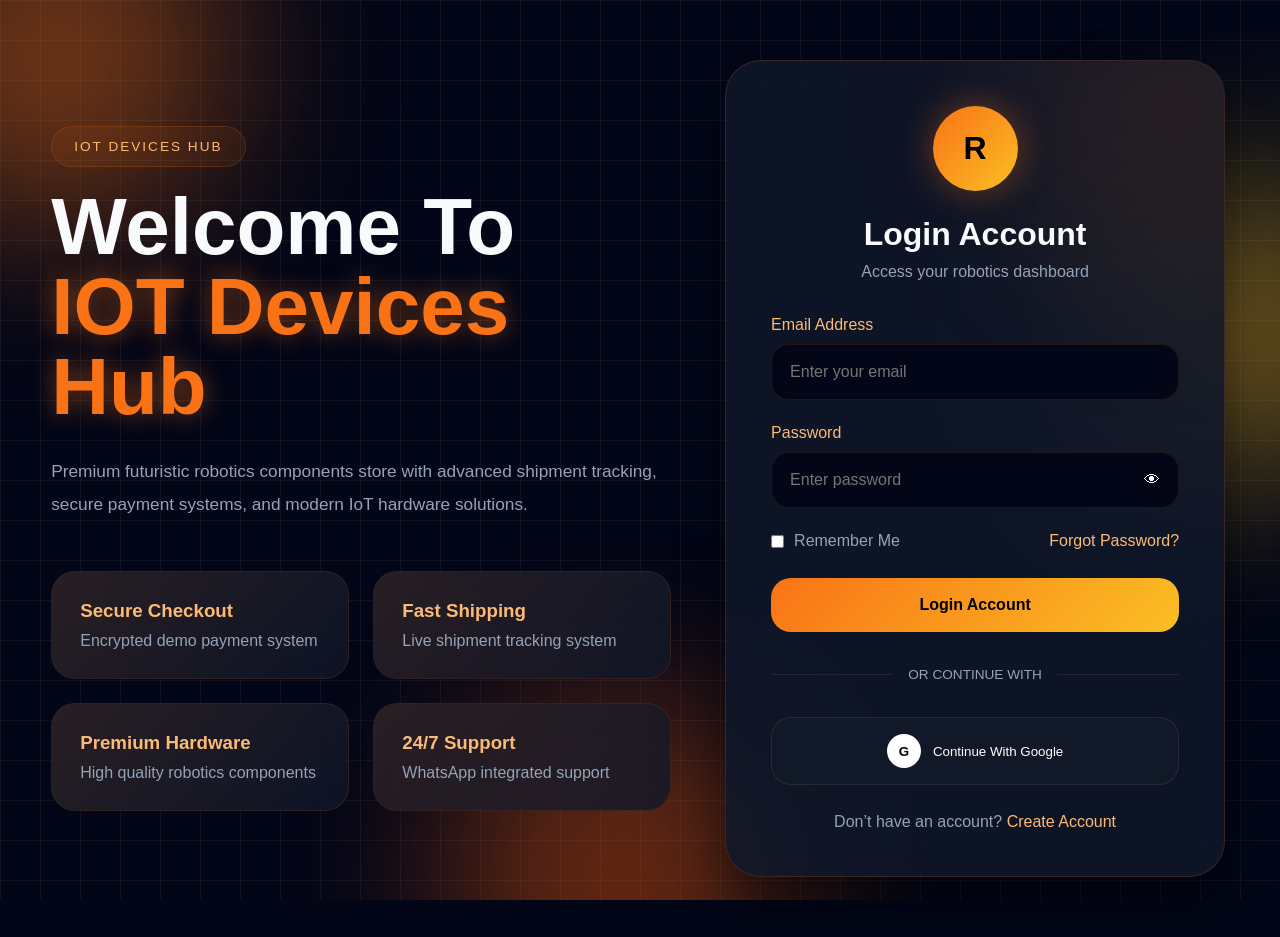
<file: login.html>
<!DOCTYPE html>
<html lang="en">
<head>
  <meta charset="UTF-8">
  <meta name="viewport" content="width=device-width, initial-scale=1.0">
  <title>IOT Devices HubLogin</title>
  <style>
*{
  margin:0;
  padding:0;
  box-sizing:border-box;
}

:root{
  --bg:#020617;
  --card:#0f172a;
  --orange:#f97316;
  --amber:#fbbf24;
  --text:#f8fafc;
  --muted:#94a3b8;
}

body{
  min-height:100vh;
  overflow-x:hidden;
  font-family:Arial,sans-serif;
  background:var(--bg);
  color:var(--text);
  position:relative;
}

.grid-bg{
  position:fixed;
  inset:0;
  z-index:-2;
  background-image:
  linear-gradient(to right, rgba(255,255,255,0.05) 1px, transparent 1px),
  linear-gradient(to bottom, rgba(255,255,255,0.05) 1px, transparent 1px);
  background-size:40px 40px;
}

.orbs{
  position:fixed;
  inset:0;
  z-index:-1;
  overflow:hidden;
}

.orb{
  position:absolute;
  border-radius:50%;
  filter:blur(90px);
  opacity:0.45;
}

.orb1{
  width:350px;
  height:350px;
  background:#f97316;
  top:-120px;
  left:-120px;
  animation:float 12s infinite ease-in-out;
}

.orb2{
  width:300px;
  height:300px;
  background:#fbbf24;
  right:-100px;
  top:20%;
  animation:float 18s infinite ease-in-out;
}

.orb3{
  width:350px;
  height:350px;
  background:#ea580c;
  bottom:-150px;
  left:35%;
  animation:float 15s infinite ease-in-out;
}

.login-wrapper{
  width:min(1400px,92%);
  margin:auto;
  min-height:100vh;
  display:grid;
  grid-template-columns:1.1fr 0.9fr;
  gap:50px;
  align-items:center;
  padding:60px 0;
}

.left-panel h1{
  font-size:5rem;
  line-height:1;
  margin-top:20px;
}

.left-panel h1 span{
  display:block;
  color:var(--orange);
  text-shadow:0 0 25px rgba(249,115,22,0.5);
}

.left-panel p{
  margin-top:28px;
  max-width:650px;
  color:var(--muted);
  line-height:1.9;
  font-size:1.08rem;
}

.brand-badge{
  display:inline-flex;
  align-items:center;
  padding:12px 22px;
  border-radius:999px;
  background:rgba(249,115,22,0.08);
  border:1px solid rgba(249,115,22,0.18);
  color:#fdba74;
  letter-spacing:2px;
  text-transform:uppercase;
  font-size:0.85rem;
}

.feature-grid{
  margin-top:50px;
  display:grid;
  grid-template-columns:repeat(2,1fr);
  gap:24px;
}

.feature-card{
  background:rgba(15,23,42,0.8);
  border:1px solid rgba(249,115,22,0.15);
  border-radius:24px;
  padding:28px;
  backdrop-filter:blur(18px);
  transition:0.35s;
  position:relative;
  overflow:hidden;
}

.feature-card::before{
  content:'';
  position:absolute;
  inset:0;
  background:linear-gradient(135deg, rgba(249,115,22,0.12), transparent);
}

.feature-card:hover{
  transform:translateY(-8px);
  border-color:rgba(249,115,22,0.4);
  box-shadow:0 25px 40px rgba(0,0,0,0.45);
}

.feature-card h3{
  color:#fdba74;
  margin-bottom:10px;
  position:relative;
}

.feature-card span{
  color:var(--muted);
  position:relative;
}

.login-panel{
  display:flex;
  justify-content:center;
}

.login-card{
  width:100%;
  max-width:500px;
  background:rgba(15,23,42,0.88);
  border:1px solid rgba(249,115,22,0.18);
  border-radius:36px;
  padding:45px;
  backdrop-filter:blur(24px);
  position:relative;
  overflow:hidden;
  box-shadow:0 25px 50px rgba(0,0,0,0.45);
}

.card-glow{
  position:absolute;
  width:300px;
  height:300px;
  background:rgba(249,115,22,0.12);
  border-radius:50%;
  filter:blur(90px);
  top:-100px;
  right:-100px;
}

.login-top{
  position:relative;
  text-align:center;
}

.logo-circle{
  width:85px;
  height:85px;
  margin:auto;
  border-radius:50%;
  background:linear-gradient(135deg,var(--orange),var(--amber));
  display:flex;
  align-items:center;
  justify-content:center;
  color:black;
  font-size:2rem;
  font-weight:700;
  box-shadow:0 0 35px rgba(249,115,22,0.4);
}

.login-top h2{
  margin-top:25px;
  font-size:2rem;
}

.login-top p{
  color:var(--muted);
  margin-top:10px;
}

form{
  margin-top:35px;
  position:relative;
}

.input-group{
  margin-bottom:24px;
}

.input-group label{
  display:block;
  margin-bottom:10px;
  color:#fdba74;
}

.input-box{
  background:#020617;
  border:1px solid rgba(249,115,22,0.12);
  border-radius:18px;
  overflow:hidden;
  transition:0.3s;
}

.input-box:focus-within{
  border-color:#f97316;
  box-shadow:0 0 25px rgba(249,115,22,0.15);
}

.input-box input{
  width:100%;
  padding:18px;
  background:transparent;
  border:none;
  outline:none;
  color:white;
  font-size:1rem;
}

.password-box{
  display:flex;
  align-items:center;
}

.toggle-password{
  width:60px;
  border:none;
  background:none;
  cursor:pointer;
  font-size:1rem;
  color:white;
}

.options-row{
  display:flex;
  justify-content:space-between;
  align-items:center;
  margin-bottom:28px;
}

.remember-box{
  display:flex;
  align-items:center;
  gap:10px;
  color:var(--muted);
}

.forgot-link{
  color:#fdba74;
  text-decoration:none;
}

.login-btn{
  width:100%;
  padding:18px;
  border:none;
  border-radius:20px;
  background:linear-gradient(135deg,var(--orange),var(--amber));
  color:black;
  font-size:1rem;
  font-weight:700;
  cursor:pointer;
  transition:0.35s;
}

.login-btn:hover{
  transform:translateY(-4px);
  box-shadow:0 20px 35px rgba(249,115,22,0.4);
}

.divider{
  margin:35px 0;
  display:flex;
  align-items:center;
  gap:15px;
  color:var(--muted);
  font-size:0.85rem;
}

.divider::before,
.divider::after{
  content:'';
  flex:1;
  height:1px;
  background:rgba(255,255,255,0.08);
}

.google-btn{
  width:100%;
  padding:16px;
  border-radius:20px;
  border:1px solid rgba(255,255,255,0.08);
  background:#111827;
  color:white;
  display:flex;
  align-items:center;
  justify-content:center;
  gap:12px;
  cursor:pointer;
  transition:0.3s;
}

.google-btn span{
  width:34px;
  height:34px;
  border-radius:50%;
  background:white;
  color:black;
  display:flex;
  align-items:center;
  justify-content:center;
  font-weight:700;
}

.google-btn:hover{
  transform:translateY(-3px);
  border-color:rgba(249,115,22,0.25);
}

.signup-link{
  text-align:center;
  margin-top:28px;
  color:var(--muted);
}

.signup-link a{
  color:#fdba74;
  text-decoration:none;
}

@keyframes float{

  0%{
    transform:translateY(0px);
  }

  50%{
    transform:translateY(-25px);
  }

  100%{
    transform:translateY(0px);
  }

}

@media(max-width:1100px){

  .login-wrapper{
    grid-template-columns:1fr;
  }

  .left-panel{
    text-align:center;
  }

  .left-panel p{
    margin:auto;
    margin-top:28px;
  }

}

@media(max-width:768px){

  .left-panel h1{
    font-size:3.5rem;
  }

  .feature-grid{
    grid-template-columns:1fr;
  }

  .login-card{
    padding:30px;
  }

  .options-row{
    flex-direction:column;
    gap:15px;
    align-items:flex-start;
  }

}

@media(max-width:500px){

  .left-panel h1{
    font-size:2.8rem;
  }

}


  </style>
</head>
<body>

<div class="grid-bg"></div>

<div class="orbs">
  <div class="orb orb1"></div>
  <div class="orb orb2"></div>
  <div class="orb orb3"></div>
</div>

<section class="login-wrapper">

  <!-- LEFT PANEL -->
  <div class="left-panel">

    <div class="brand-badge">
      IOT Devices Hub
    </div>

    <h1>
      Welcome To
      <span>IOT Devices Hub</span>
    </h1>

    <p>
      Premium futuristic robotics components store with
      advanced shipment tracking, secure payment systems,
      and modern IoT hardware solutions.
    </p>

    <div class="feature-grid">

      <div class="feature-card">
        <h3>Secure Checkout</h3>
        <span>Encrypted demo payment system</span>
      </div>

      <div class="feature-card">
        <h3>Fast Shipping</h3>
        <span>Live shipment tracking system</span>
      </div>

      <div class="feature-card">
        <h3>Premium Hardware</h3>
        <span>High quality robotics components</span>
      </div>

      <div class="feature-card">
        <h3>24/7 Support</h3>
        <span>WhatsApp integrated support</span>
      </div>

    </div>

  </div>

  <!-- LOGIN CARD -->
  <div class="login-panel">

    <div class="login-card">

      <div class="card-glow"></div>

      <div class="login-top">

        <div class="logo-circle">
          <span>R</span>
        </div>

        <h2>Login Account</h2>

        <p>
          Access your robotics dashboard
        </p>

      </div>

      <form id="loginForm">

        <div class="input-group">
          <label>Email Address</label>

          <div class="input-box">
            <input
              type="email"
              placeholder="Enter your email"
              required
            >
          </div>
        </div>

        <div class="input-group">
          <label>Password</label>

          <div class="input-box password-box">

            <input
              type="password"
              id="passwordInput"
              placeholder="Enter password"
              required
            >

            <button
              type="button"
              id="togglePassword"
              class="toggle-password"
            >
              👁
            </button>

          </div>
        </div>

        <div class="options-row">

          <label class="remember-box">
            <input type="checkbox">
            <span>Remember Me</span>
          </label>

          <a href="#" class="forgot-link">
            Forgot Password?
          </a>

        </div>

        <button type="submit" class="login-btn">
          Login Account
        </button>

      </form>

      <div class="divider">
        <span>OR CONTINUE WITH</span>
      </div>

      <button class="google-btn">
        <span>G</span>
        Continue With Google
      </button>

      <div class="signup-link">
        Don’t have an account?
        <a href="#">Create Account</a>
      </div>

    </div>

  </div>

</section>

<script>

const passwordInput =
document.getElementById('passwordInput');

const togglePassword =
document.getElementById('togglePassword');

togglePassword.addEventListener('click', () => {

  if(passwordInput.type === 'password'){

    passwordInput.type = 'text';
    togglePassword.innerHTML = '🙈';

  }
  else{

    passwordInput.type = 'password';
    togglePassword.innerHTML = '👁';

  }

});

const loginForm =
document.getElementById('loginForm');

loginForm.addEventListener('submit', async (e) => {

  e.preventDefault();

  const email =
  document.querySelector(
    'input[type=\"email\"]'
  ).value;

  const password =
  document.getElementById(
    'passwordInput'
  ).value;

  try{

    const response =
    await fetch(

      'fetch("https://fullstack-iot-1.onrender.com/api/orders',

      {

        method:'POST',

        headers:{
          'Content-Type':'application/json'
        },

        body:JSON.stringify({

          email,
          password

        })

      }

    );

    const data =
    await response.json();

    if(data.success){

      /* SAVE TOKEN */

      localStorage.setItem(
        'token',
        data.token
      );

      localStorage.setItem(
        'user',
        JSON.stringify(data.user)
      );

      alert('Login Successful');

      window.location.href =
      'index.html';

    }
    else{

      alert(data.message);

    }

  }
  catch(error){

    console.log(error);

    alert('Server Error');

  }

});


</script>

</body>
</html>
</file>
